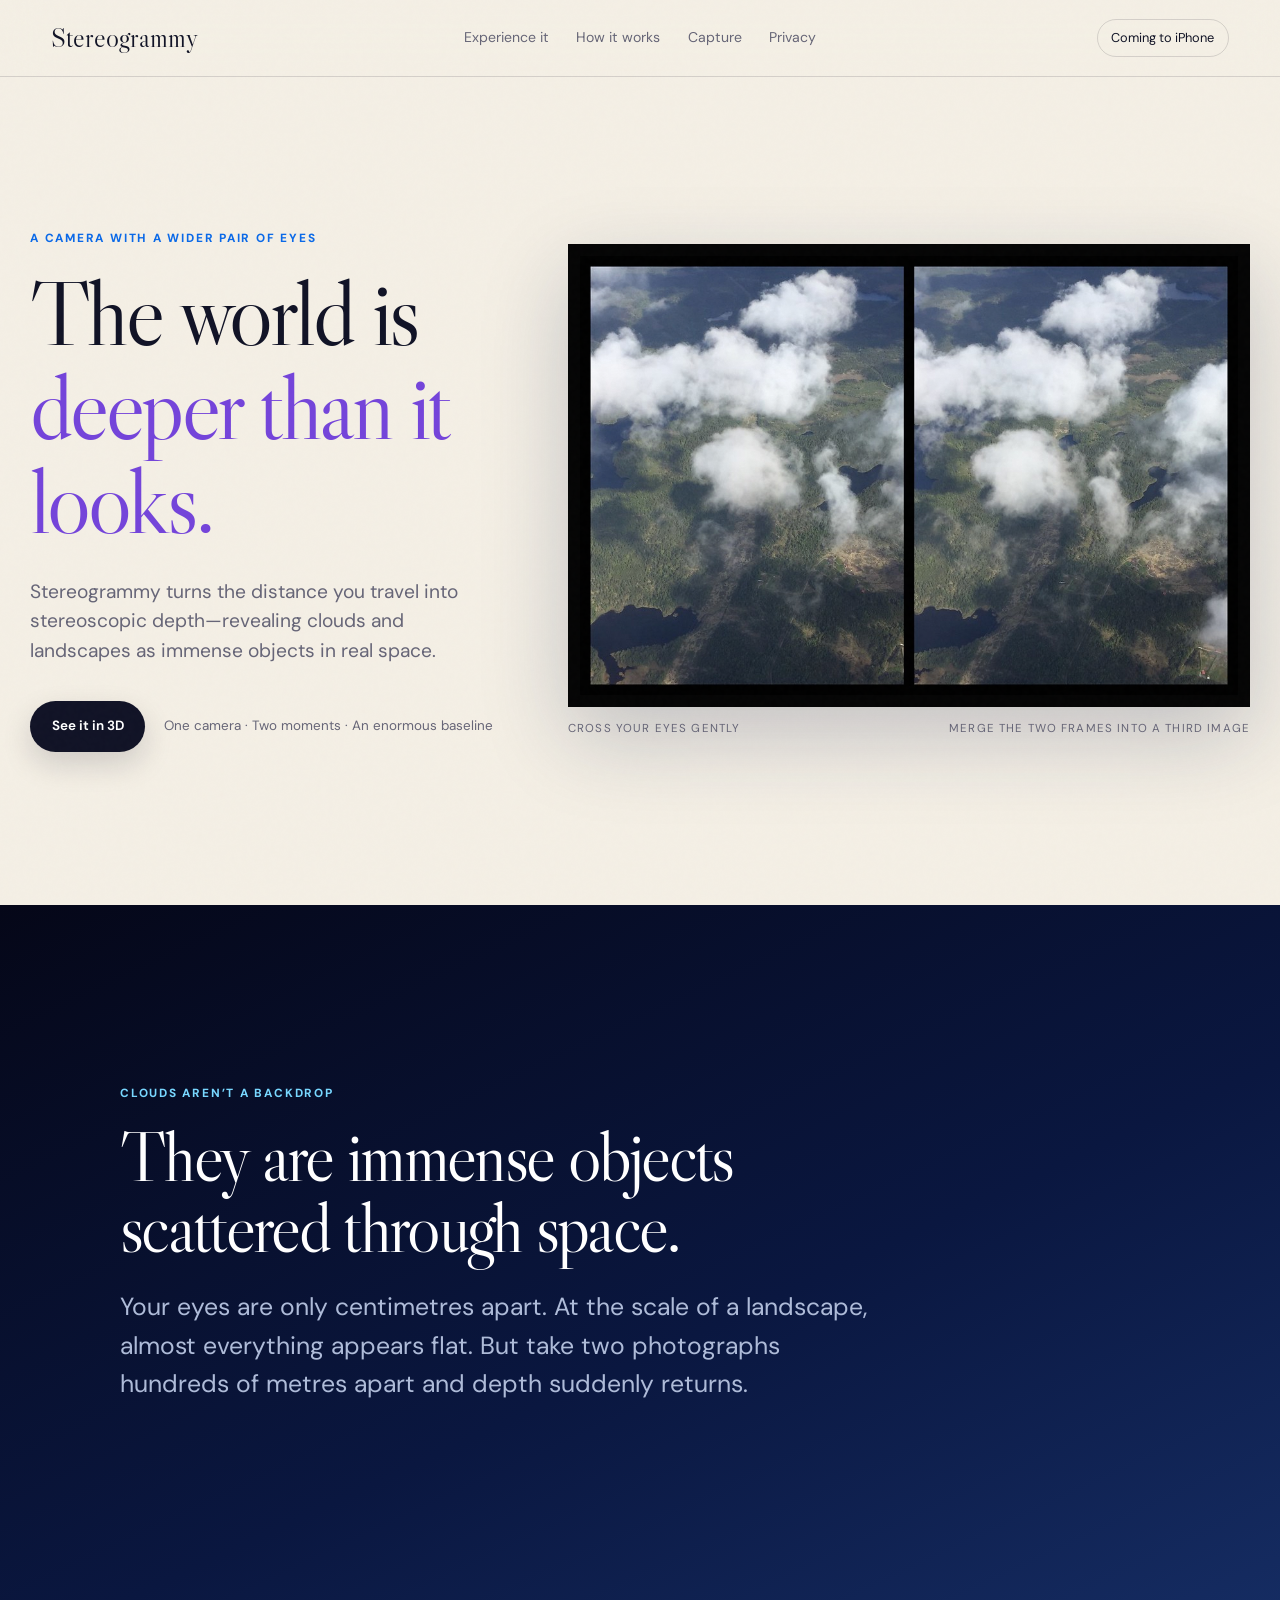
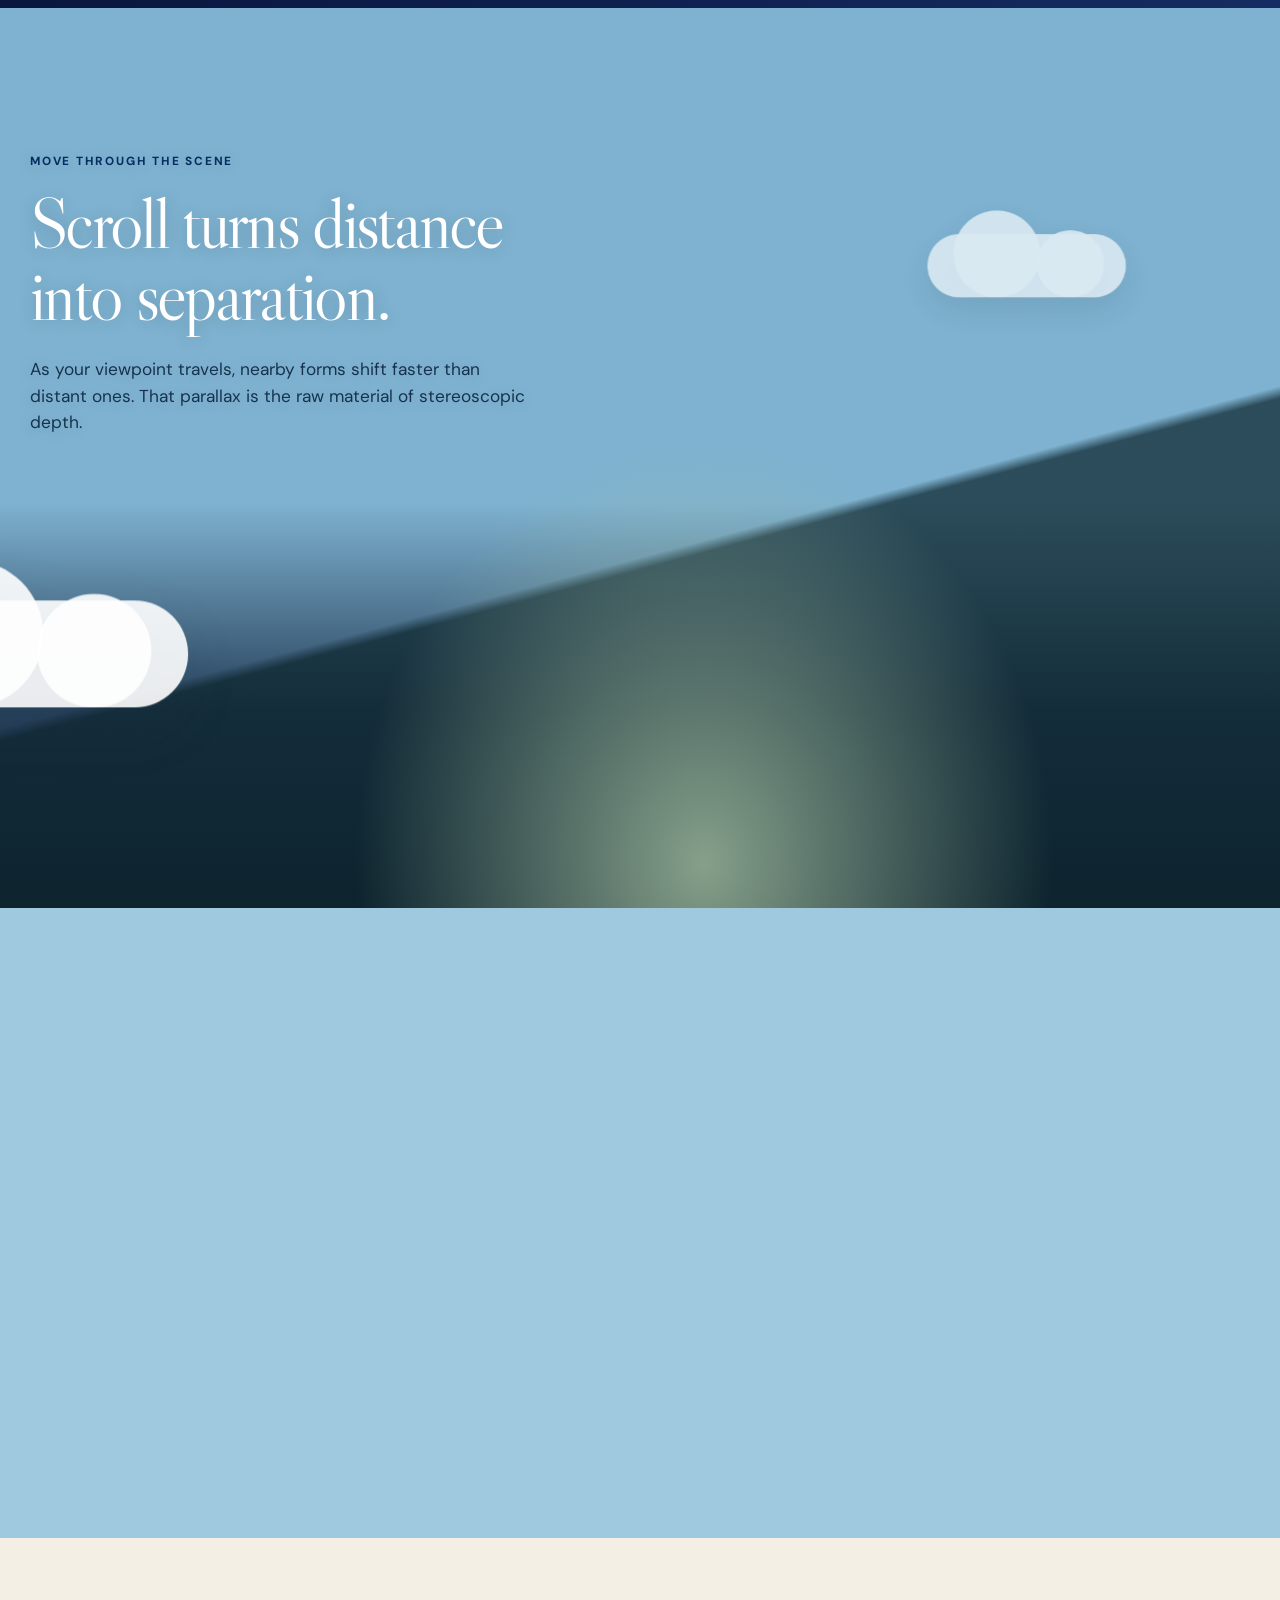
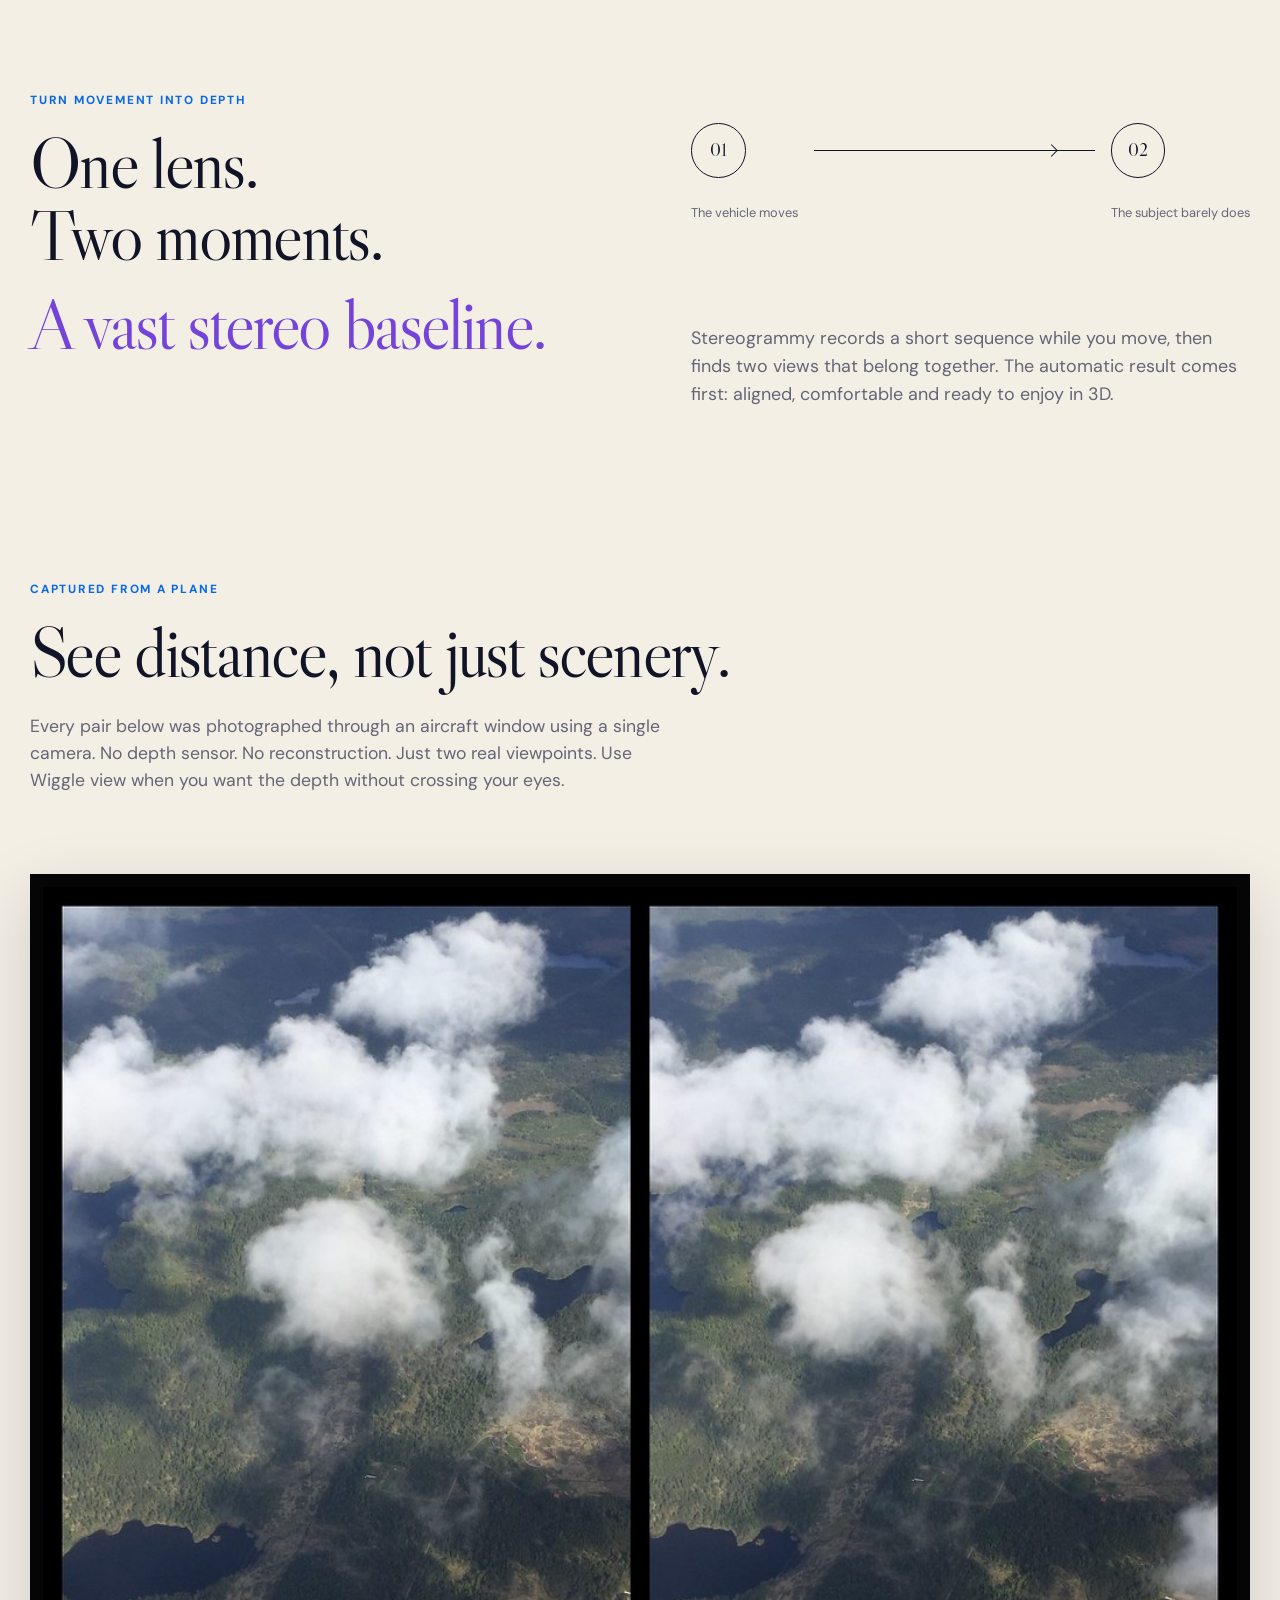
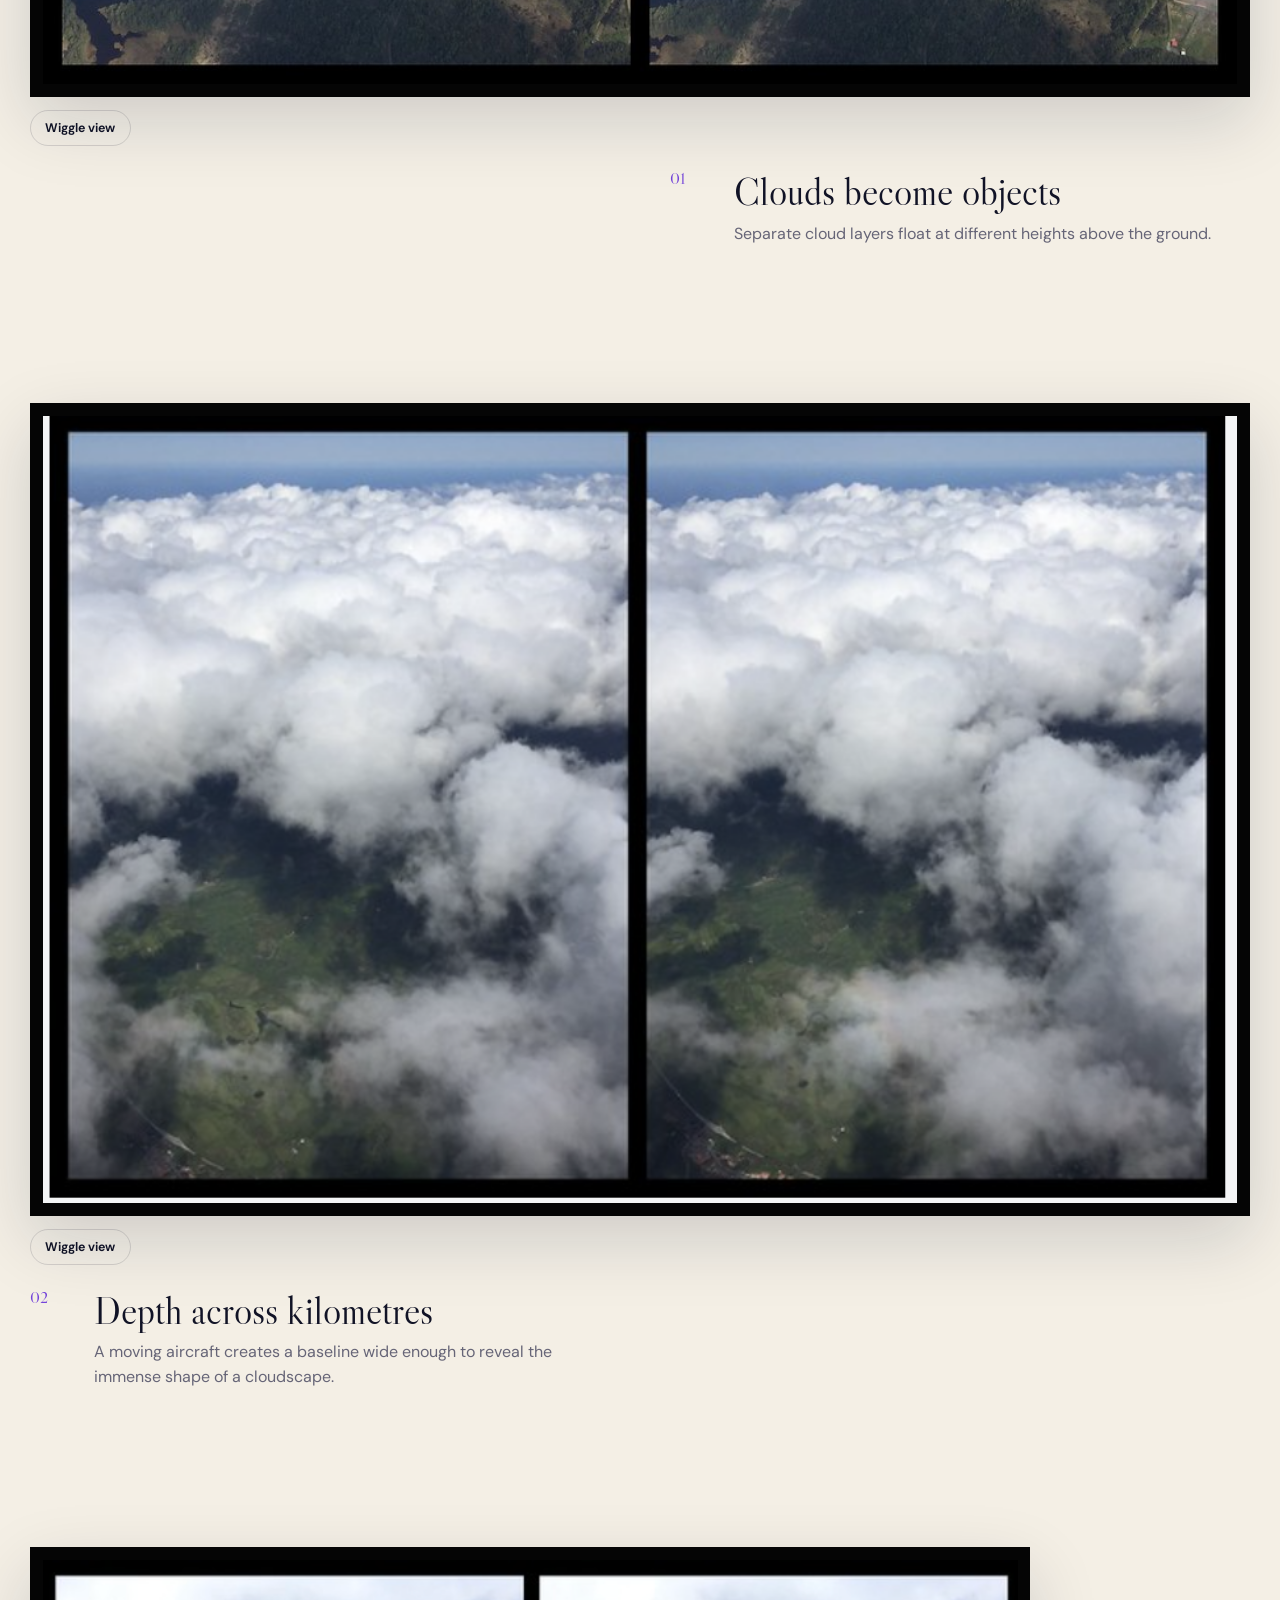
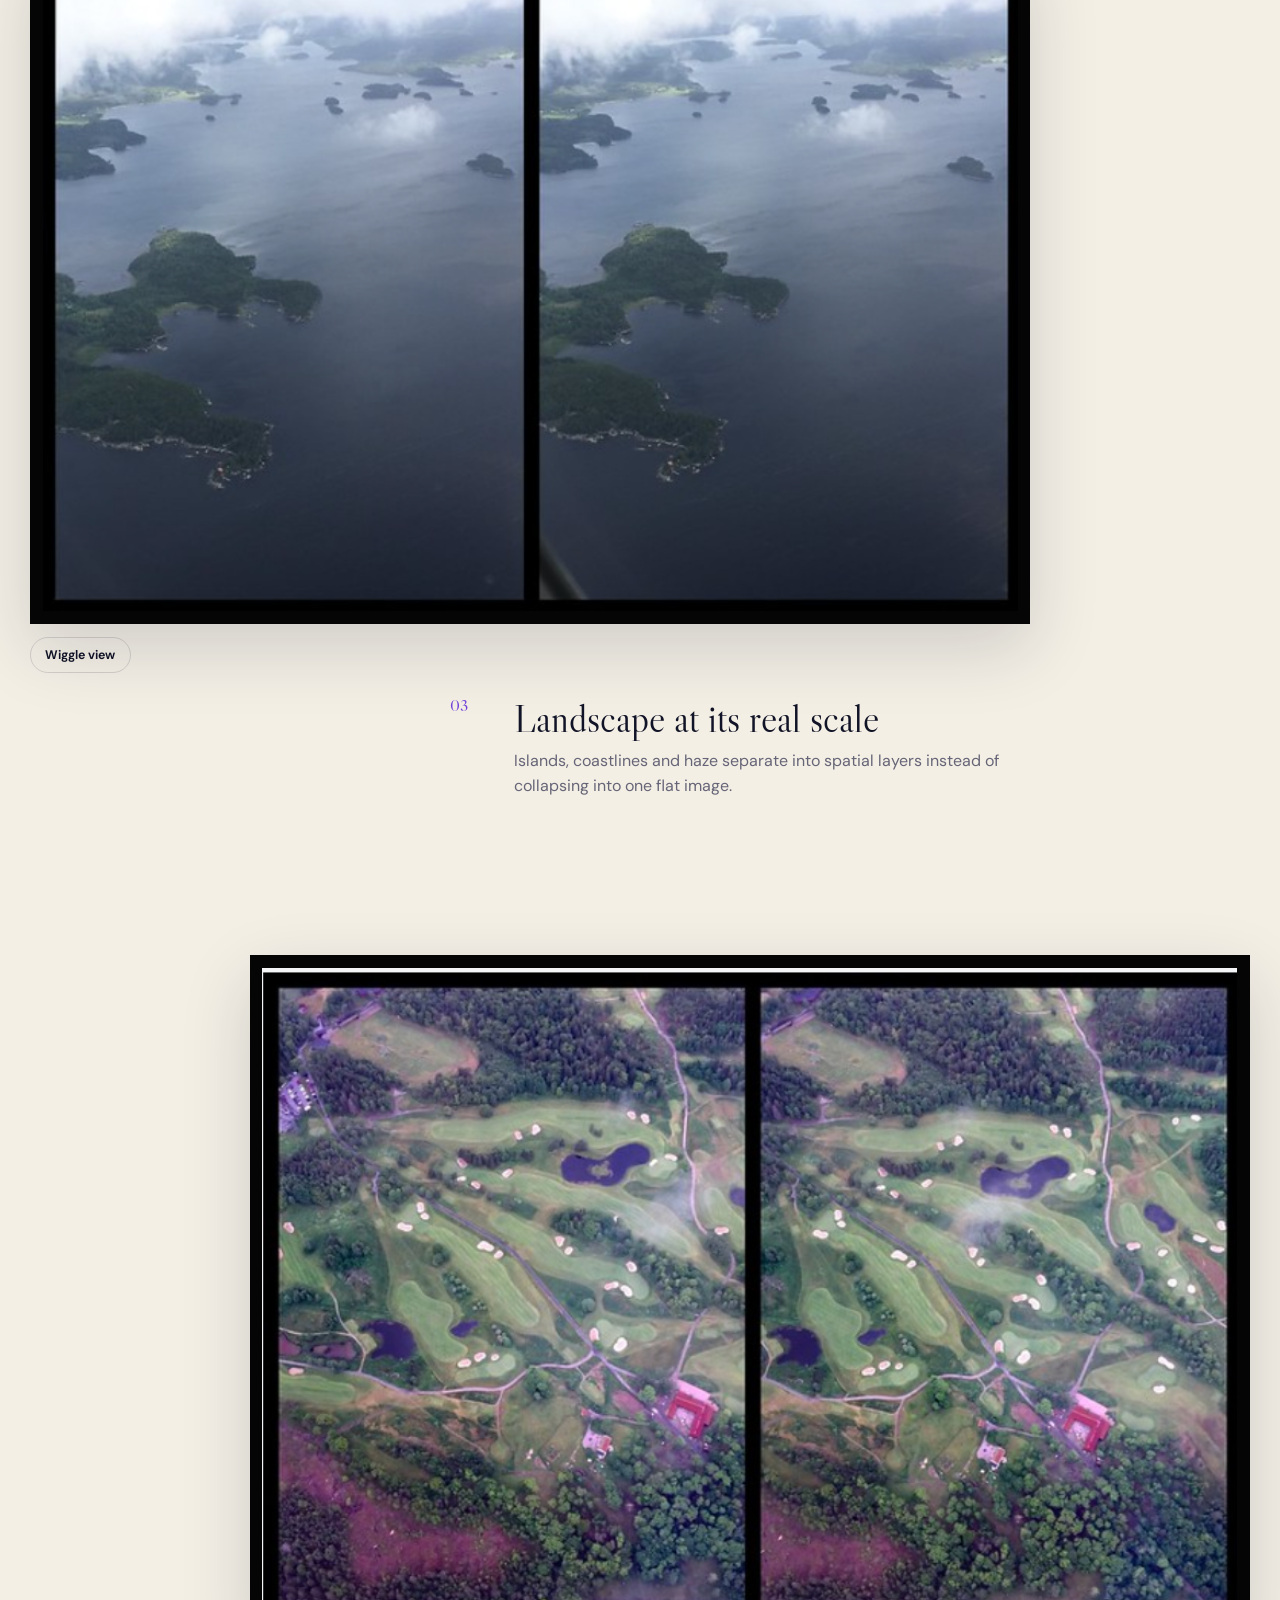
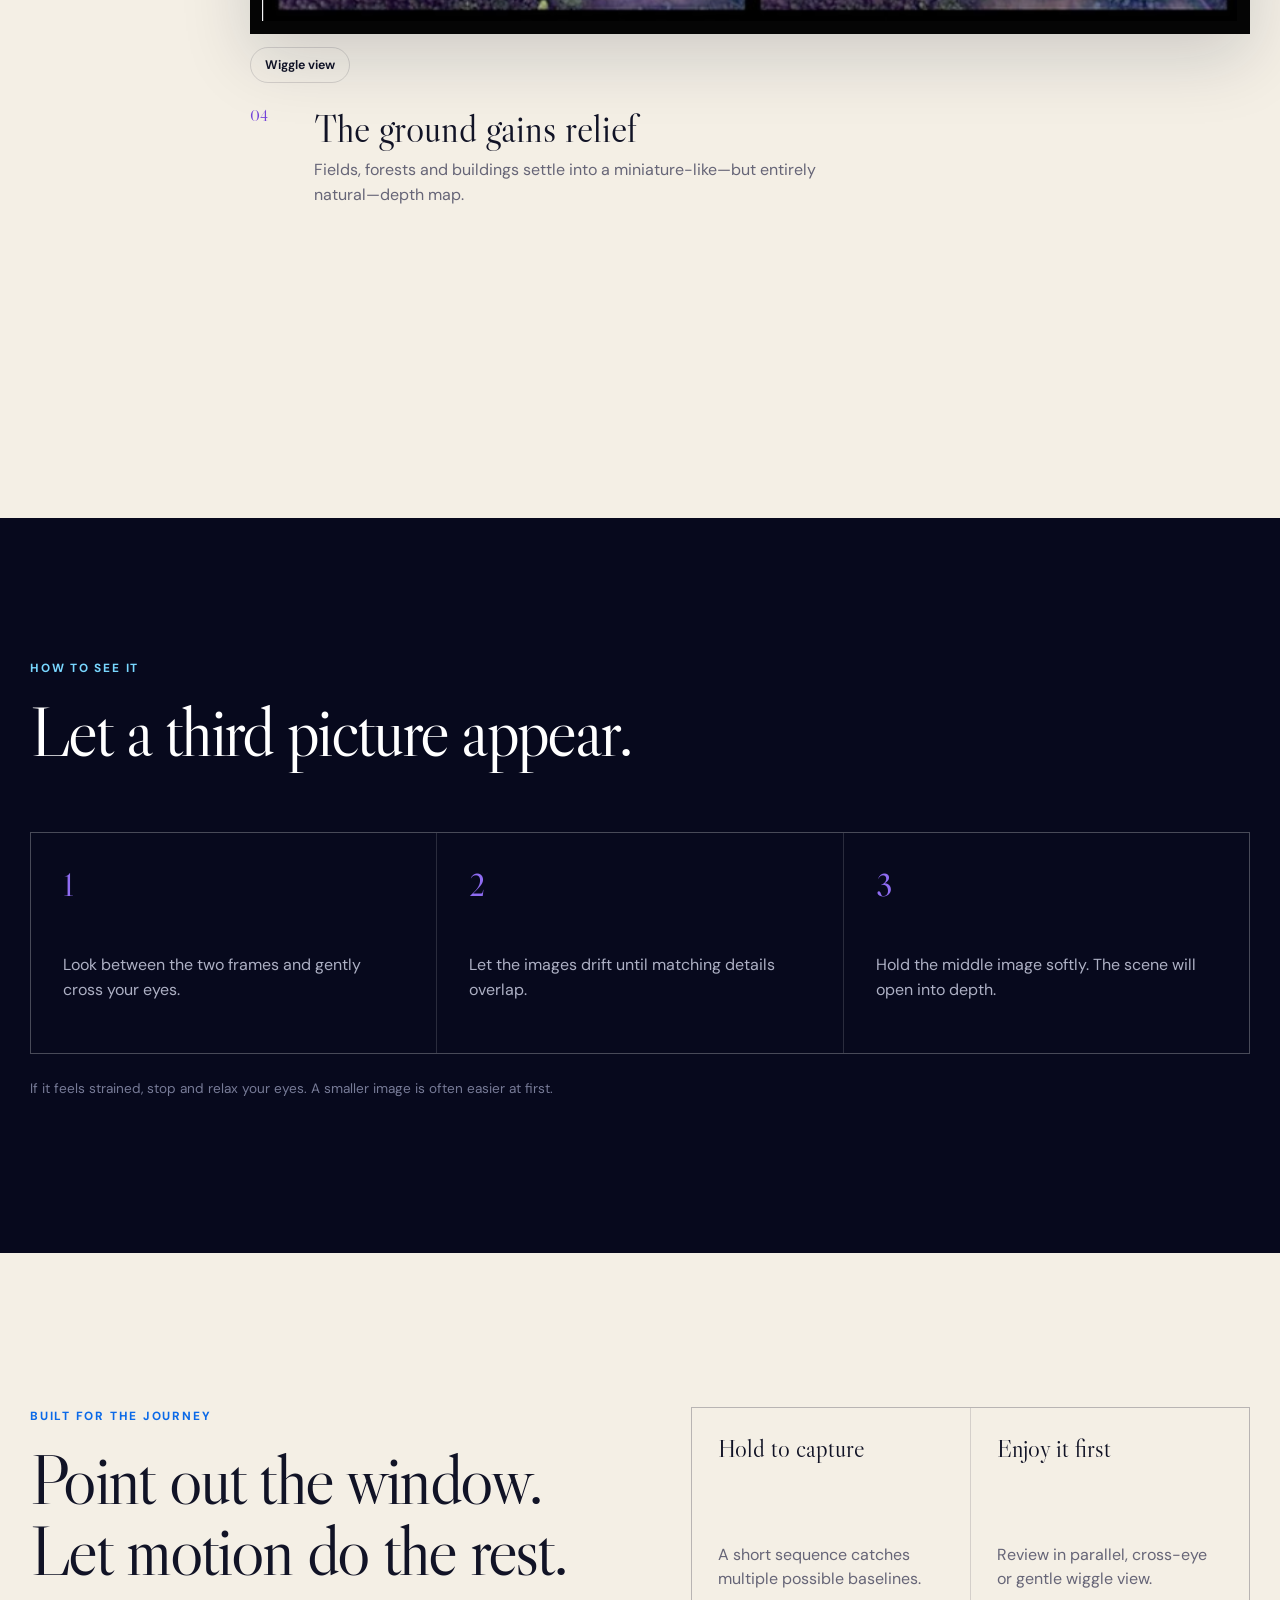
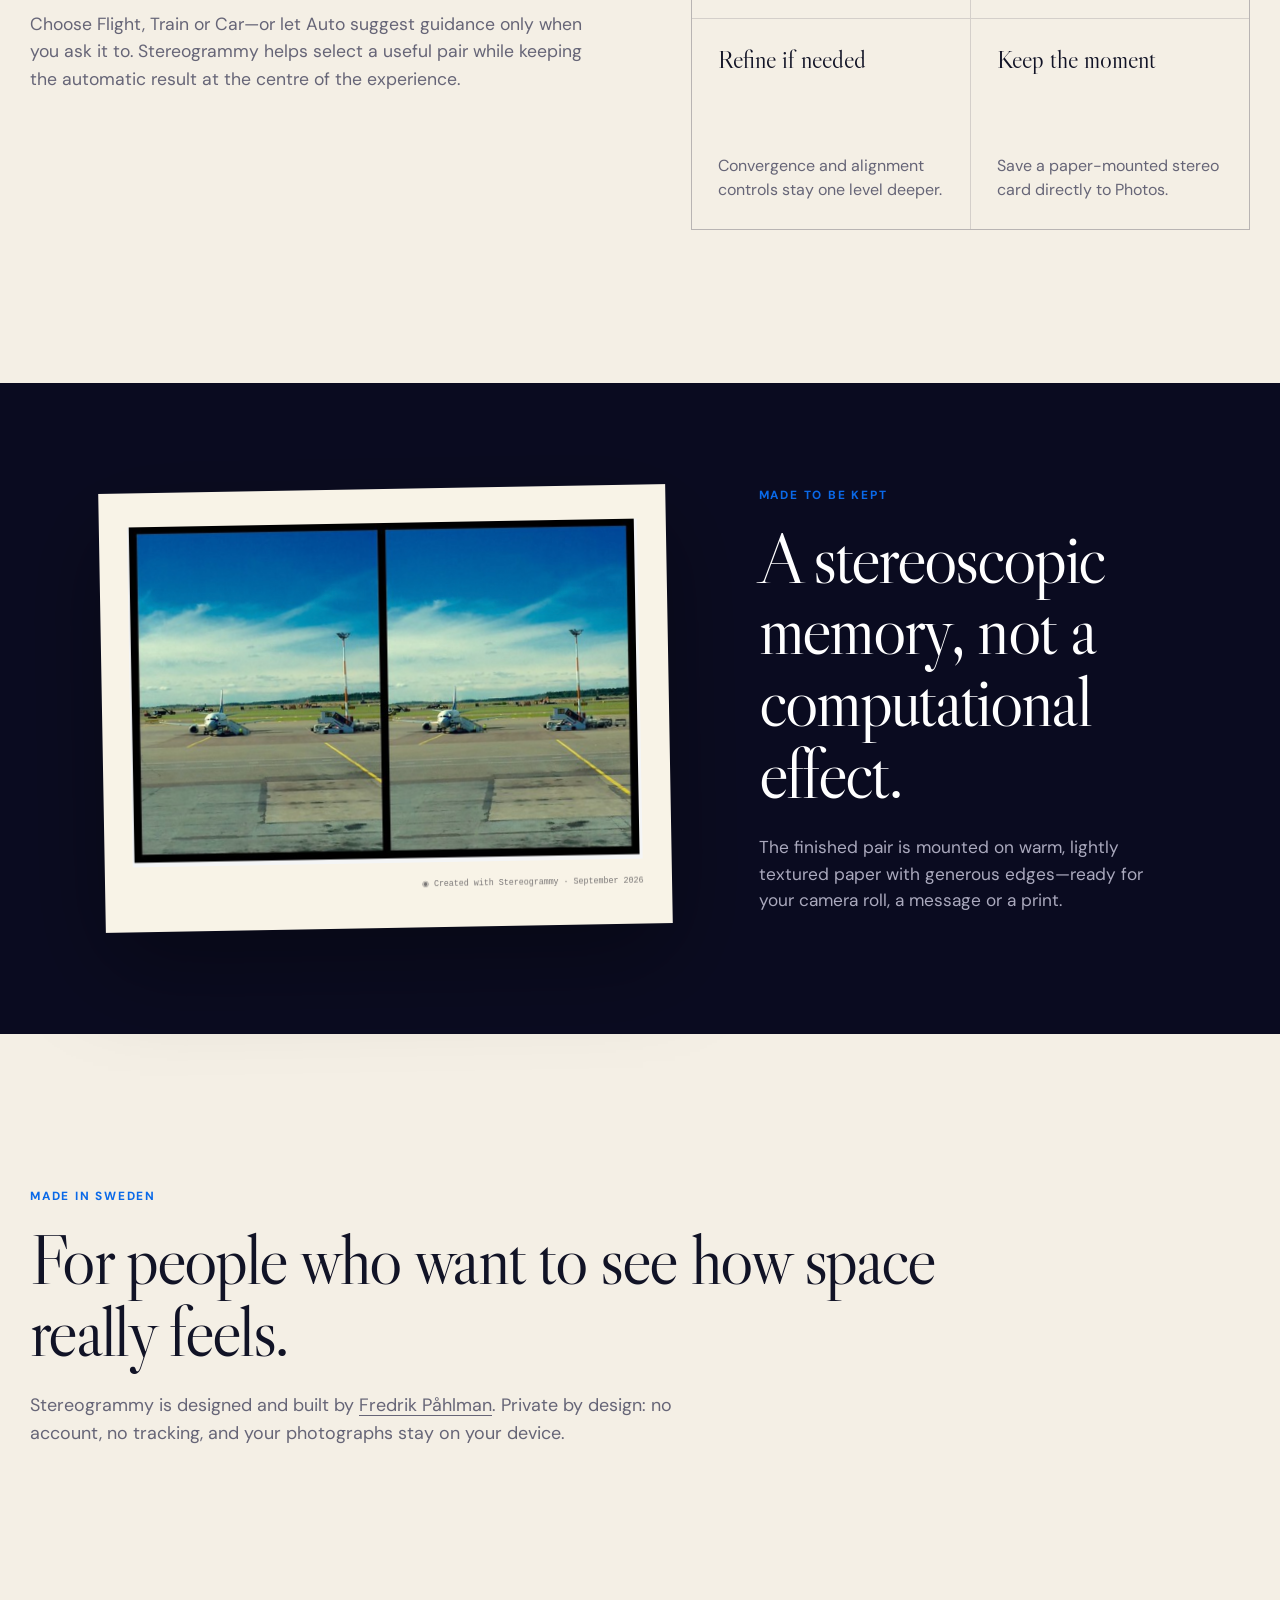
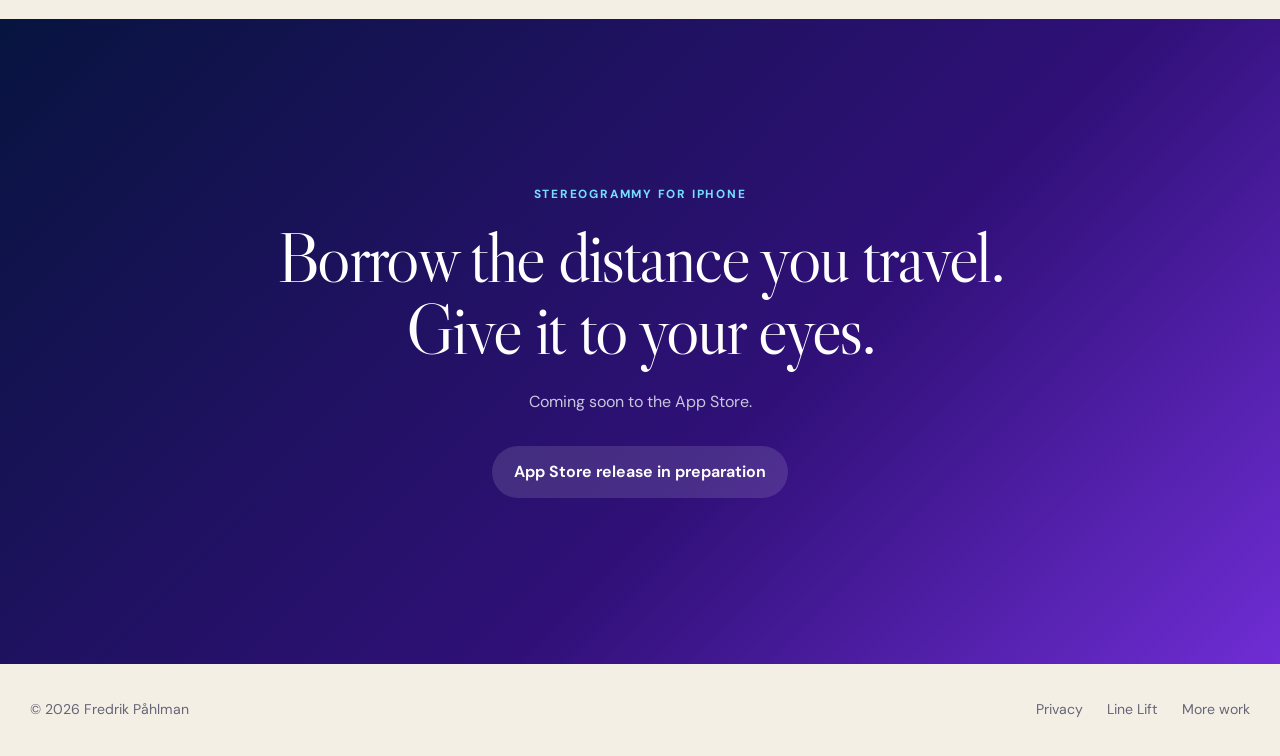
<file: github-pages/index.html>
<!doctype html><html lang="en"><head><meta charset="utf-8"><meta name="viewport" content="width=device-width,initial-scale=1"><title>Stereogrammy — Turn movement into depth</title><meta name="description" content="Use the distance you travel to reveal clouds and landscapes in true stereoscopic depth. A wide-baseline 3D camera for iPhone."><meta property="og:title" content="Stereogrammy — Turn movement into depth"><meta property="og:description" content="Use the distance you travel to reveal clouds and landscapes in true stereoscopic depth."><meta property="og:image" content="https://fredrikpahlmandesign.github.io/stereogrammy/og.png"><link rel="icon" href="app-icon.png"><link rel="stylesheet" href="styles.css"><link rel="stylesheet" href="parallax.css"><link rel="preconnect" href="https://fonts.googleapis.com"><link rel="preconnect" href="https://fonts.gstatic.com" crossorigin><link href="https://fonts.googleapis.com/css2?family=DM+Sans:wght@400;650;750&family=Libre+Caslon+Display&display=swap" rel="stylesheet"></head><body>
<header class="site-header"><a class="brand" href="#top">Stereogrammy</a><nav aria-label="Primary navigation"><a href="#experience">Experience it</a><a href="#how">How it works</a><a href="#capture">Capture</a><a href="privacy/">Privacy</a></nav><span class="status-pill">Coming to iPhone</span></header><main id="top">
<section class="hero section-shell"><div class="hero-copy"><p class="eyebrow">A camera with a wider pair of eyes</p><h1>The world is<br><em>deeper than it looks.</em></h1><p class="lede">Stereogrammy turns the distance you travel into stereoscopic depth—revealing clouds and landscapes as immense objects in real space.</p><div class="hero-actions"><a class="button" href="#experience">See it in 3D</a><span>One camera · Two moments · An enormous baseline</span></div></div><figure class="hero-stereo"><img src="stereo-clouds-low.jpg" alt="A cross-eye stereoscopic pair of clouds floating above a forest"><figcaption><span>Cross your eyes gently</span><span>Merge the two frames into a third image</span></figcaption></figure></section>
<section class="manifesto" id="experience"><p class="eyebrow">Clouds aren’t a backdrop</p><h2>They are immense objects<br>scattered through space.</h2><p>Your eyes are only centimetres apart. At the scale of a landscape, almost everything appears flat. But take two photographs hundreds of metres apart and depth suddenly returns.</p></section>
<section class="scroll-depth" aria-label="A scrolling illustration of depth between clouds"><div class="depth-stage"><div class="depth-sky"></div><span class="depth-cloud depth-cloud-far"></span><span class="depth-cloud depth-cloud-mid"></span><span class="depth-cloud depth-cloud-near"></span><div class="depth-caption"><p class="eyebrow">Move through the scene</p><h2>Scroll turns distance<br>into separation.</h2><p>As your viewpoint travels, nearby forms shift faster than distant ones. That parallax is the raw material of stereoscopic depth.</p></div></div></section>
<section class="baseline section-shell" id="how"><div><p class="eyebrow">Turn movement into depth</p><h2>One lens.<br>Two moments.<br><em>A vast stereo baseline.</em></h2></div><div class="baseline-explainer" aria-label="How movement creates a stereo baseline"><span class="moment">01</span><div class="travel-line"><i></i></div><span class="moment">02</span><p>The vehicle moves</p><p>The subject barely does</p></div><p class="baseline-copy">Stereogrammy records a short sequence while you move, then finds two views that belong together. The automatic result comes first: aligned, comfortable and ready to enjoy in 3D.</p></section>
<section class="gallery section-shell"><div class="gallery-heading"><p class="eyebrow">Captured from a plane</p><h2>See distance, not just scenery.</h2><p>Every pair below was photographed through an aircraft window using a single camera. No depth sensor. No reconstruction. Just two real viewpoints. Use Wiggle view when you want the depth without crossing your eyes.</p></div>
<figure class="example example-1"><div class="stereo-frame"><img src="stereo-clouds-low.jpg" alt="Cross-eye stereo pair of clouds over forest"></div><button class="wiggle-button" type="button" data-wiggle-button aria-pressed="false">Wiggle view</button><figcaption><span>01</span><div><h3>Clouds become objects</h3><p>Separate cloud layers float at different heights above the ground.</p></div></figcaption></figure>
<figure class="example example-2"><div class="stereo-frame"><img src="stereo-clouds-high.png" alt="Cross-eye stereo pair of a cloudscape"></div><button class="wiggle-button" type="button" data-wiggle-button aria-pressed="false">Wiggle view</button><figcaption><span>02</span><div><h3>Depth across kilometres</h3><p>A moving aircraft creates a baseline wide enough to reveal the immense shape of a cloudscape.</p></div></figcaption></figure>
<figure class="example example-3"><div class="stereo-frame"><img src="stereo-islands.png" alt="Cross-eye stereo pair of islands"></div><button class="wiggle-button" type="button" data-wiggle-button aria-pressed="false">Wiggle view</button><figcaption><span>03</span><div><h3>Landscape at its real scale</h3><p>Islands, coastlines and haze separate into spatial layers instead of collapsing into one flat image.</p></div></figcaption></figure>
<figure class="example example-4"><div class="stereo-frame"><img src="stereo-golf.png" alt="Cross-eye stereo pair of a golf course"></div><button class="wiggle-button" type="button" data-wiggle-button aria-pressed="false">Wiggle view</button><figcaption><span>04</span><div><h3>The ground gains relief</h3><p>Fields, forests and buildings settle into a miniature-like—but entirely natural—depth map.</p></div></figcaption></figure></section>
<section class="view-guide"><div class="section-shell"><p class="eyebrow">How to see it</p><h2>Let a third picture appear.</h2><div class="guide-steps"><article><b>1</b><p>Look between the two frames and gently cross your eyes.</p></article><article><b>2</b><p>Let the images drift until matching details overlap.</p></article><article><b>3</b><p>Hold the middle image softly. The scene will open into depth.</p></article></div><p class="gentle-note">If it feels strained, stop and relax your eyes. A smaller image is often easier at first.</p></div></section>
<section class="capture section-shell" id="capture"><div><p class="eyebrow">Built for the journey</p><h2>Point out the window.<br>Let motion do the rest.</h2><p>Choose Flight, Train or Car—or let Auto suggest guidance only when you ask it to. Stereogrammy helps select a useful pair while keeping the automatic result at the centre of the experience.</p></div><div class="capture-grid"><article><b>Hold to capture</b><span>A short sequence catches multiple possible baselines.</span></article><article><b>Enjoy it first</b><span>Review in parallel, cross-eye or gentle wiggle view.</span></article><article><b>Refine if needed</b><span>Convergence and alignment controls stay one level deeper.</span></article><article><b>Keep the moment</b><span>Save a paper-mounted stereo card directly to Photos.</span></article></div></section>
<section class="paper-section"><div class="paper-card"><img src="stereo-airport.png" alt="Stereo photograph of an airport apron mounted on warm paper"><div class="signature">◉ Created with Stereogrammy · September 2026</div></div><div class="paper-copy"><p class="eyebrow">Made to be kept</p><h2>A stereoscopic memory, not a computational effect.</h2><p>The finished pair is mounted on warm, lightly textured paper with generous edges—ready for your camera roll, a message or a print.</p></div></section>
<section class="maker section-shell"><p class="eyebrow">Made in Sweden</p><h2>For people who want to see how space really feels.</h2><p>Stereogrammy is designed and built by <a href="https://fredrikpahlmandesign.github.io/">Fredrik Påhlman</a>. Private by design: no account, no tracking, and your photographs stay on your device.</p></section><section class="final-cta"><p class="eyebrow">Stereogrammy for iPhone</p><h2>Borrow the distance you travel.<br>Give it to your eyes.</h2><p>Coming soon to the App Store.</p><span class="button button-muted">App Store release in preparation</span></section></main><footer class="section-shell"><span>© 2026 Fredrik Påhlman</span><div><a href="privacy/">Privacy</a><a href="https://fredrikpahlmandesign.github.io/linelift-site/">Line Lift</a><a href="https://fredrikpahlmandesign.github.io/">More work</a></div></footer><script src="parallax.js"></script></body></html>
</file>
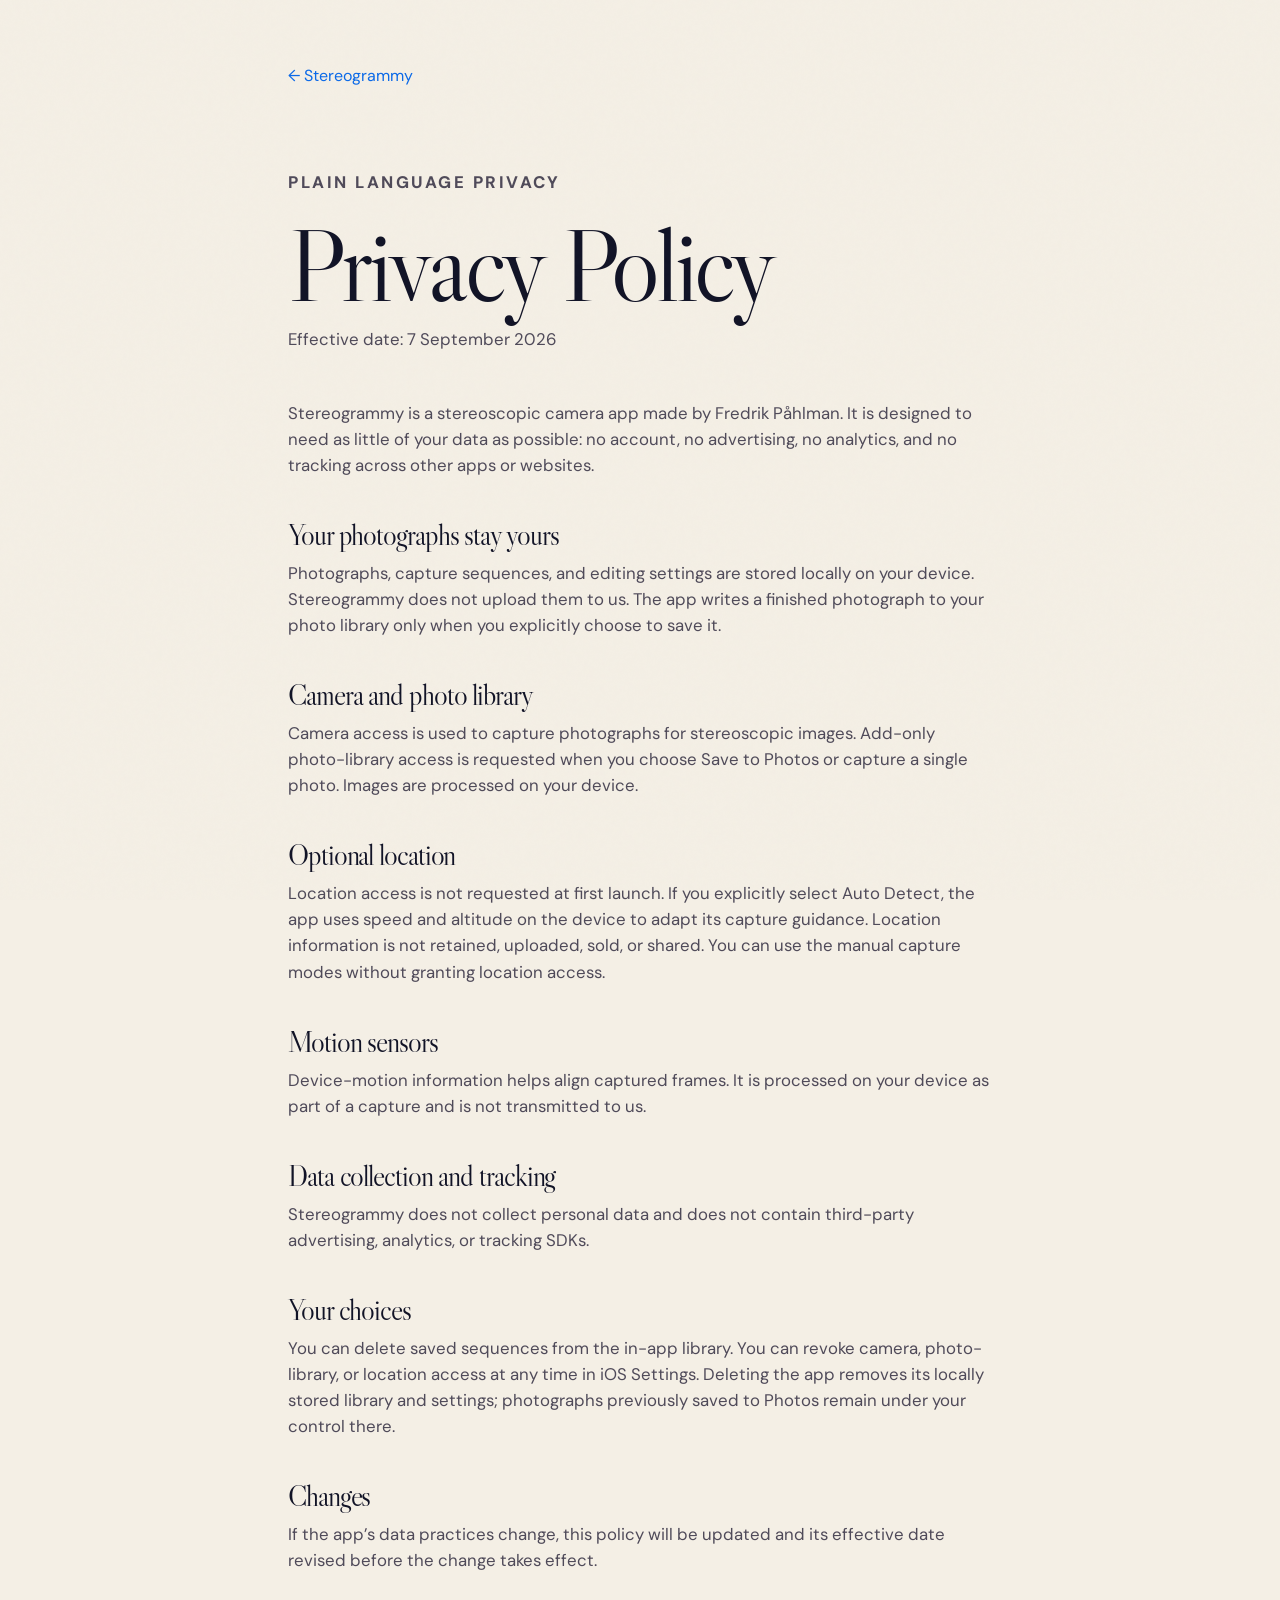
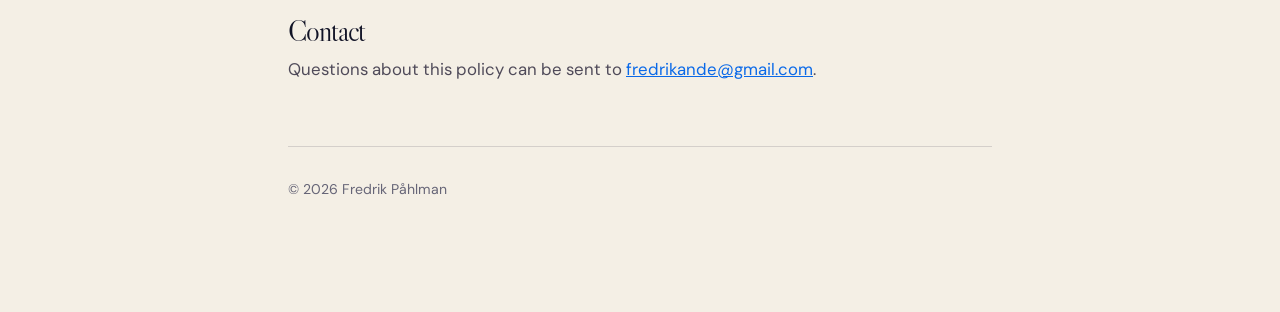
<file: github-pages/privacy/index.html>
<!doctype html><html lang="en"><head><meta charset="utf-8"><meta name="viewport" content="width=device-width,initial-scale=1"><title>Privacy Policy — Stereogrammy</title><meta name="description" content="Privacy policy for the Stereogrammy iPhone app."><link rel="icon" href="../app-icon.png"><link rel="preconnect" href="https://fonts.googleapis.com"><link rel="preconnect" href="https://fonts.gstatic.com" crossorigin><link href="https://fonts.googleapis.com/css2?family=DM+Sans:wght@400;500;600;700&family=Libre+Caslon+Display&display=swap" rel="stylesheet"><link rel="stylesheet" href="../styles.css"></head><body><main class="policy"><a class="back" href="../">← Stereogrammy</a><p class="eyebrow">Plain language privacy</p><h1>Privacy Policy</h1><p class="policy-date">Effective date: 7 September 2026</p><p>Stereogrammy is a stereoscopic camera app made by Fredrik Påhlman. It is designed to need as little of your data as possible: no account, no advertising, no analytics, and no tracking across other apps or websites.</p><h2>Your photographs stay yours</h2><p>Photographs, capture sequences, and editing settings are stored locally on your device. Stereogrammy does not upload them to us. The app writes a finished photograph to your photo library only when you explicitly choose to save it.</p><h2>Camera and photo library</h2><p>Camera access is used to capture photographs for stereoscopic images. Add-only photo-library access is requested when you choose Save to Photos or capture a single photo. Images are processed on your device.</p><h2>Optional location</h2><p>Location access is not requested at first launch. If you explicitly select Auto Detect, the app uses speed and altitude on the device to adapt its capture guidance. Location information is not retained, uploaded, sold, or shared. You can use the manual capture modes without granting location access.</p><h2>Motion sensors</h2><p>Device-motion information helps align captured frames. It is processed on your device as part of a capture and is not transmitted to us.</p><h2>Data collection and tracking</h2><p>Stereogrammy does not collect personal data and does not contain third-party advertising, analytics, or tracking SDKs.</p><h2>Your choices</h2><p>You can delete saved sequences from the in-app library. You can revoke camera, photo-library, or location access at any time in iOS Settings. Deleting the app removes its locally stored library and settings; photographs previously saved to Photos remain under your control there.</p><h2>Changes</h2><p>If the app’s data practices change, this policy will be updated and its effective date revised before the change takes effect.</p><h2>Contact</h2><p>Questions about this policy can be sent to <a href="mailto:fredrikande@gmail.com">fredrikande@gmail.com</a>.</p><hr><footer>© 2026 Fredrik Påhlman</footer></main></body></html>
</file>
<file: github-pages/styles.css>
:root{--font-sans:"DM Sans",sans-serif;--font-serif:"Libre Caslon Display",serif;--paper:#f4efe5;--ink:#111326;--muted:#666577;--blue:#0a69e8;--violet:#7444da;--night:#07091d;--line:rgba(17,19,38,.14)}
*{box-sizing:border-box}html{scroll-behavior:smooth;background:var(--paper)}body{margin:0;color:var(--ink);background:var(--paper);font-family:var(--font-sans),sans-serif;line-height:1.55;-webkit-font-smoothing:antialiased}body:before{content:"";position:fixed;inset:0;pointer-events:none;opacity:.16;z-index:30;background-image:url("data:image/svg+xml,%3Csvg viewBox='0 0 180 180' xmlns='http://www.w3.org/2000/svg'%3E%3Cfilter id='n'%3E%3CfeTurbulence type='fractalNoise' baseFrequency='.88' numOctaves='3' stitchTiles='stitch'/%3E%3C/filter%3E%3Crect width='100%25' height='100%25' filter='url(%23n)' opacity='.11'/%3E%3C/svg%3E")}a{color:inherit;text-decoration:none}img{display:block;max-width:100%}.section-shell{width:min(1220px,calc(100% - 2.5rem));margin-inline:auto}.site-header{position:sticky;top:0;z-index:20;display:grid;grid-template-columns:1fr auto 1fr;align-items:center;gap:2rem;padding:1.05rem clamp(1.25rem,4vw,4rem);background:rgba(244,239,229,.82);border-bottom:1px solid var(--line);backdrop-filter:blur(20px)}.brand{font-family:var(--font-serif),serif;font-size:1.7rem}.site-header nav{display:flex;gap:1.7rem;color:var(--muted);font-size:.88rem}.site-header nav a:hover,footer a:hover{color:var(--blue)}.status-pill{justify-self:end;padding:.5rem .85rem;border:1px solid var(--line);border-radius:999px;font-size:.8rem}.eyebrow{margin:0 0 1.15rem;color:var(--blue);text-transform:uppercase;letter-spacing:.15em;font-size:.74rem;font-weight:750}h1,h2,h3,p{margin-top:0}h1,h2{font-family:var(--font-serif),serif;font-weight:400;line-height:1.02;letter-spacing:-.038em}h1{font-size:clamp(4rem,7.2vw,7.8rem);margin-bottom:1.8rem}h1 em,h2 em{color:var(--violet);font-style:normal}h2{font-size:clamp(3rem,5.5vw,6.1rem);margin-bottom:1.5rem}.lede{max-width:43rem;color:var(--muted);font-size:clamp(1.08rem,1.5vw,1.35rem)}
.hero{min-height:calc(100svh - 72px);display:grid;grid-template-columns:.82fr 1.18fr;align-items:center;gap:clamp(2.5rem,5vw,6rem);padding-block:clamp(4rem,8vw,8rem)}.hero-actions{display:flex;gap:1.2rem;align-items:center;flex-wrap:wrap;margin-top:2.2rem;color:var(--muted);font-size:.84rem}.button{display:inline-flex;align-items:center;justify-content:center;min-height:3.2rem;padding:.8rem 1.35rem;color:#fff;background:var(--ink);border-radius:999px;font-weight:650;box-shadow:0 12px 30px rgba(17,19,38,.16);transition:transform .2s}.button:hover{transform:translateY(-2px)}.hero-stereo{margin:0}.hero-stereo img{width:100%;background:#000;border:clamp(7px,1vw,13px) solid #050505;box-shadow:0 30px 80px rgba(23,35,77,.22)}.hero-stereo figcaption{display:flex;justify-content:space-between;gap:1rem;padding-top:.8rem;color:var(--muted);font-size:.72rem;text-transform:uppercase;letter-spacing:.1em}.manifesto{padding:clamp(7rem,14vw,14rem) max(1.25rem,calc((100% - 1040px)/2));color:white;background:linear-gradient(155deg,#050718,#0a1740 58%,#152c62)}.manifesto .eyebrow,.view-guide .eyebrow{color:#78d7ff}.manifesto h2{max-width:1000px}.manifesto>p:last-child{max-width:760px;color:#aebbd8;font-size:clamp(1.15rem,2vw,1.55rem)}
.scroll-depth{height:170vh;background:#9fc9df}.depth-stage{position:sticky;top:0;height:100vh;overflow:hidden;isolation:isolate;background:linear-gradient(#7eb2d0 0 55%,#27415b 78%,#102033)}.depth-sky{position:absolute;inset:0;background:radial-gradient(ellipse at 55% 95%,rgba(163,190,160,.8),transparent 35%),linear-gradient(165deg,transparent 58%,rgba(12,37,45,.72) 59%);z-index:-2}.depth-cloud{position:absolute;display:block;width:25vw;height:8vw;min-width:190px;min-height:62px;border-radius:999px;background:rgba(255,255,255,.9);filter:drop-shadow(0 20px 24px rgba(32,52,73,.16));will-change:transform}.depth-cloud:before,.depth-cloud:after{content:"";position:absolute;bottom:0;border-radius:50%;background:inherit}.depth-cloud:before{left:13%;width:44%;aspect-ratio:1}.depth-cloud:after{right:11%;width:34%;aspect-ratio:1}.depth-cloud-far{top:18%;right:11%;scale:.62;opacity:.72}.depth-cloud-mid{top:43%;left:8%;scale:1.05}.depth-cloud-near{right:-5%;bottom:7%;scale:2.15;filter:blur(1px) drop-shadow(0 30px 30px rgba(32,52,73,.2))}.depth-caption{position:absolute;left:max(1.25rem,calc((100% - 1220px)/2));top:16%;z-index:3;max-width:570px;color:white;text-shadow:0 2px 18px rgba(10,25,45,.2)}.depth-caption .eyebrow{color:#072c60}.depth-caption p:last-child{max-width:500px;color:#17324e;font-size:1.08rem}@supports(animation-timeline:view()){.depth-cloud-far{animation:far-drift linear both;animation-timeline:view();animation-range:entry 0% exit 100%}.depth-cloud-mid{animation:mid-drift linear both;animation-timeline:view();animation-range:entry 0% exit 100%}.depth-cloud-near{animation:near-drift linear both;animation-timeline:view();animation-range:entry 0% exit 100%}@keyframes far-drift{from{transform:translate3d(6vw,8vh,0)}to{transform:translate3d(-8vw,-8vh,0)}}@keyframes mid-drift{from{transform:translate3d(-18vw,22vh,0)}to{transform:translate3d(20vw,-24vh,0)}}@keyframes near-drift{from{transform:translate3d(35vw,42vh,0)}to{transform:translate3d(-45vw,-46vh,0)}}}
.baseline{padding-block:clamp(7rem,12vw,12rem);display:grid;grid-template-columns:1fr 1fr;gap:clamp(3rem,8vw,8rem)}.baseline>div:first-child{grid-row:span 2}.baseline h2 em{display:inline-block;margin-top:.25em}.baseline-explainer{display:grid;grid-template-columns:auto 1fr auto;align-items:center;gap:1rem;padding-top:2rem}.moment{display:grid;place-items:center;width:3.4rem;height:3.4rem;border:1px solid var(--ink);border-radius:50%;font:1.1rem var(--font-serif),serif}.travel-line{height:1px;background:var(--ink);position:relative}.travel-line i{position:absolute;right:14%;top:-4px;width:9px;height:9px;border-top:1px solid;border-right:1px solid;transform:rotate(45deg)}.baseline-explainer p{margin:.6rem 0 0;color:var(--muted);font-size:.8rem}.baseline-explainer p:last-child{text-align:right;grid-column:3}.baseline-copy{align-self:end;max-width:560px;color:var(--muted);font-size:1.12rem}.gallery{padding-bottom:clamp(7rem,12vw,12rem)}.gallery-heading{max-width:840px;margin-bottom:5rem}.gallery-heading>p:last-child{max-width:650px;color:var(--muted);font-size:1.1rem}.example{margin:0 0 clamp(6rem,11vw,11rem)}.stereo-frame{padding:clamp(.4rem,1vw,.8rem);background:#050505;box-shadow:0 24px 65px rgba(15,25,50,.16)}.stereo-frame img{width:100%;height:auto}.example figcaption{display:grid;grid-template-columns:3rem 1fr;gap:1rem;max-width:580px;margin-top:1.4rem}.example figcaption>span{color:var(--violet);font:1rem var(--font-serif),serif}.example h3{margin:0 0 .4rem;font:clamp(1.8rem,3vw,2.7rem) var(--font-serif),serif}.example p{color:var(--muted)}.example:nth-of-type(odd) figcaption{margin-left:auto}.example-3,.example-4{width:82%}.example-4{margin-left:auto}
.view-guide{padding:clamp(7rem,11vw,11rem) 0;color:#fff;background:var(--night)}.view-guide h2{max-width:800px}.guide-steps{display:grid;grid-template-columns:repeat(3,1fr);gap:1px;margin-top:4rem;background:rgba(255,255,255,.14);border:1px solid rgba(255,255,255,.14)}.guide-steps article{min-height:220px;padding:2rem;background:var(--night)}.guide-steps b{font:2rem var(--font-serif),serif;color:#8f6cf2}.guide-steps p{margin-top:3rem;color:#adb0c4}.gentle-note{margin-top:1.5rem;color:#777b97;font-size:.85rem}.capture{display:grid;grid-template-columns:1fr 1fr;gap:clamp(3rem,8vw,8rem);padding-block:clamp(7rem,12vw,12rem)}.capture>div:first-child>p:last-child{max-width:580px;color:var(--muted);font-size:1.1rem}.capture-grid{display:grid;grid-template-columns:1fr 1fr;gap:1px;background:var(--line);border:1px solid var(--line)}.capture-grid article{min-height:210px;display:flex;flex-direction:column;justify-content:space-between;padding:1.6rem;background:var(--paper)}.capture-grid b{font:1.55rem var(--font-serif),serif}.capture-grid span{color:var(--muted)}
.paper-section{display:grid;grid-template-columns:1.15fr .85fr;gap:clamp(3rem,7vw,8rem);align-items:center;padding:clamp(4rem,8vw,8rem);background:#0a0b20;color:#fff}.paper-card{padding:6% 5% 7%;background:#f8f3e7;color:#302e35;box-shadow:0 35px 90px rgba(0,0,0,.35);transform:rotate(-1deg)}.paper-card img{width:100%}.signature{text-align:right;margin-top:3%;font:clamp(6px,.65vw,10px) monospace;opacity:.64}.paper-copy p:not(.eyebrow){color:#aaa9bd;font-size:1.08rem}.maker{padding-block:clamp(7rem,12vw,12rem);max-width:920px;margin-left:max(1.25rem,calc((100% - 1220px)/2))}.maker p:last-child{max-width:650px;color:var(--muted);font-size:1.12rem}.maker a{text-decoration:underline;text-underline-offset:4px}.final-cta{padding:clamp(7rem,13vw,13rem) 1.25rem;color:#fff;background:linear-gradient(135deg,#07143f,#301078 60%,#6f2dd4);text-align:center}.final-cta .eyebrow{color:#74dfff}.final-cta p{color:#c9c7de}.button-muted{margin-top:1rem;background:rgba(255,255,255,.12);box-shadow:none}body>footer{display:flex;justify-content:space-between;padding-block:2.2rem;color:var(--muted);font-size:.88rem}body>footer div{display:flex;gap:1.5rem}.policy{width:min(44rem,calc(100% - 2.5rem));margin:auto;padding:4rem 0 7rem}.policy .back{display:inline-block;margin-bottom:5rem;color:var(--blue)}.policy h1{font-size:clamp(3.5rem,8vw,6.5rem);margin-bottom:.5rem}.policy-date{color:var(--muted);margin-bottom:3rem}.policy h2{margin:2.7rem 0 .6rem;font-size:1.8rem}.policy p{font-size:1.05rem;color:#4f4a59}.policy a:not(.back){color:var(--blue);text-decoration:underline}.policy hr{margin:4rem 0 2rem;border:0;border-top:1px solid var(--line)}.policy footer{padding:0;color:var(--muted);font-size:.88rem}
@media(max-width:850px){.site-header{grid-template-columns:1fr auto}.site-header nav{display:none}.hero,.baseline,.capture,.paper-section{grid-template-columns:1fr}.hero{padding-top:4rem}.baseline>div:first-child{grid-row:auto}.example-3,.example-4{width:100%}.guide-steps{grid-template-columns:1fr}.guide-steps article{min-height:0}.capture-grid{margin-top:1rem}.depth-caption{right:1.25rem}}@media(max-width:540px){h1{font-size:3.55rem}.status-pill{font-size:.68rem}.hero-stereo figcaption span:last-child{display:none}.capture-grid{grid-template-columns:1fr}.paper-section{padding-inline:1.25rem}body>footer{gap:1rem;flex-direction:column}body>footer div{flex-wrap:wrap}.manifesto{padding-inline:1.25rem}.depth-cloud-near{scale:1.6}}@media(prefers-reduced-motion:reduce){html{scroll-behavior:auto}.button{transition:none}.depth-cloud{animation:none!important}}
</file>
<file: github-pages/parallax.css>
.scroll-depth { --scroll-depth: 0; }
.scroll-depth .depth-cloud { animation: none; }
.scroll-depth .depth-cloud-far { transform: translate3d(calc(6vw - var(--scroll-depth) * 14vw), calc(8vh - var(--scroll-depth) * 16vh), 0); }
.scroll-depth .depth-cloud-mid { transform: translate3d(calc(-18vw + var(--scroll-depth) * 38vw), calc(22vh - var(--scroll-depth) * 46vh), 0); }
.scroll-depth .depth-cloud-near { transform: translate3d(calc(35vw - var(--scroll-depth) * 80vw), calc(42vh - var(--scroll-depth) * 88vh), 0); }
@media (prefers-reduced-motion: reduce) {.scroll-depth .depth-cloud-far,.scroll-depth .depth-cloud-mid,.scroll-depth .depth-cloud-near { transform: none; }}

.stereo-frame { position: relative; overflow: hidden; }
.wiggle-view { position: absolute; top: clamp(.4rem,1vw,.8rem); bottom: clamp(.4rem,1vw,.8rem); left: 25%; width: 50%; display: none; background-repeat: no-repeat; background-size: 200% 100%; background-position: left center; }
.wiggle-view.show-right { background-position: right center; }
.stereo-frame.is-wiggling > img { visibility: hidden; }
.stereo-frame.is-wiggling .wiggle-view { display: block; }
.wiggle-button { margin-top: .85rem; padding: .55rem .9rem; border: 1px solid var(--line); border-radius: 999px; color: var(--ink); background: transparent; font: 650 .78rem var(--font-sans),sans-serif; cursor: pointer; }
.wiggle-button:hover,.wiggle-button.is-active { color: white; background: var(--ink); }
.hero-stereo > .stereo-frame { padding: 0; }
.hero-stereo > .stereo-frame .wiggle-view { top: clamp(7px,1vw,13px); bottom: clamp(7px,1vw,13px); left: 25%; width: 50%; }
</file>
